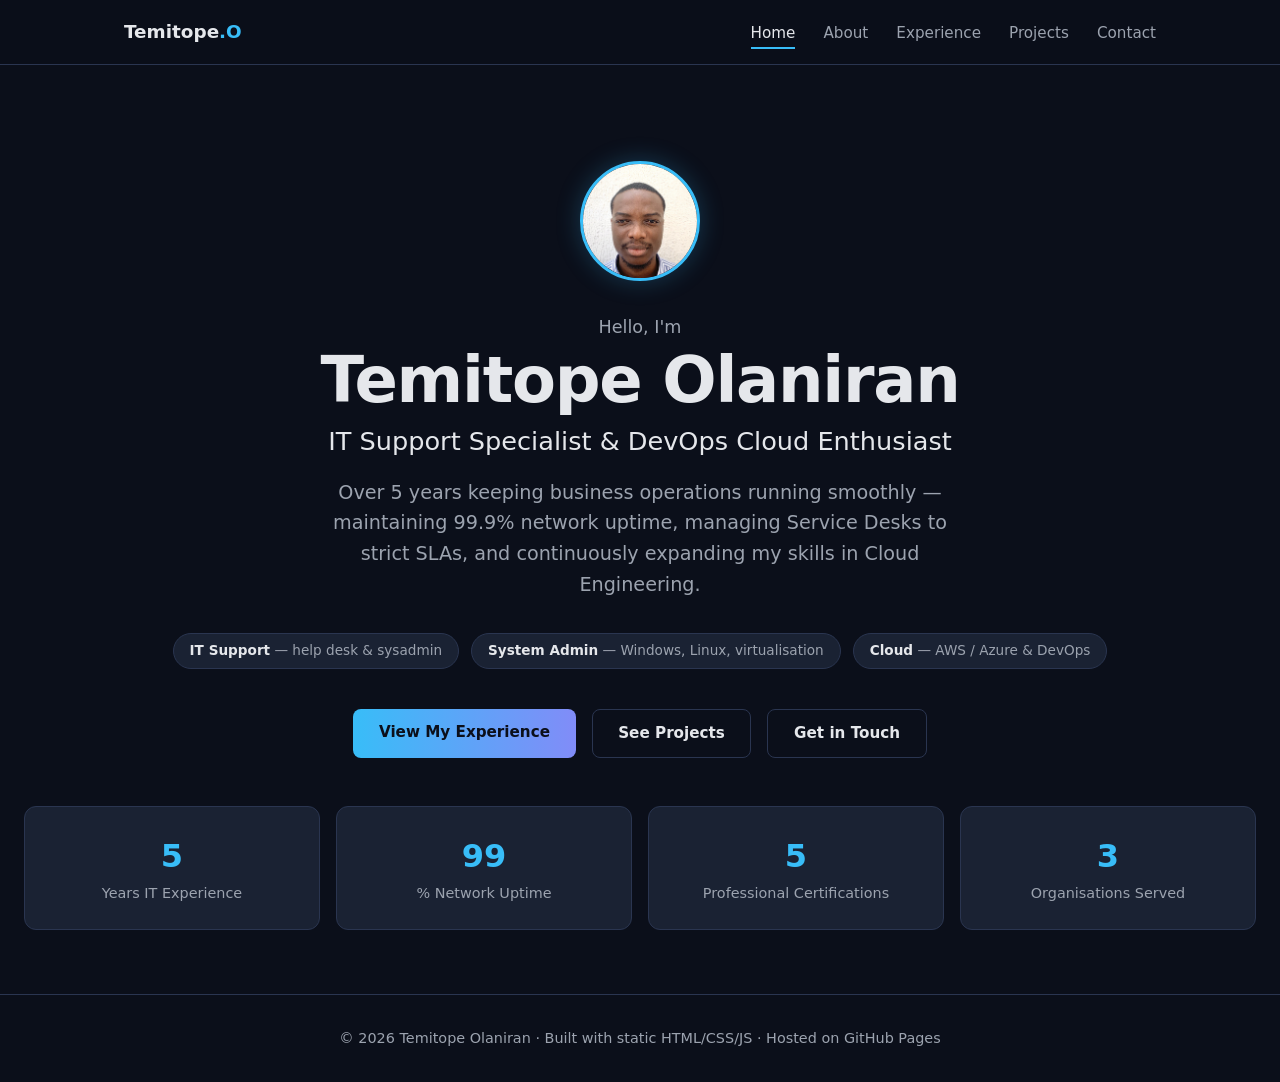
<file: index.html>
<!DOCTYPE html>
<html lang="en">
<head>
  <meta charset="UTF-8" />
  <meta name="viewport" content="width=device-width, initial-scale=1.0" />
  <title>Temitope Olaniran | IT Support & DevOps Enthusiast</title>
  <meta name="description" content="Portfolio of Temitope Olaniran — IT Support Specialist / System Administrator and DevOps Cloud Engineering enthusiast." />
  <link rel="stylesheet" href="css/style.css?v=3" />
</head>
<body>
  <header class="navbar">
    <nav class="nav-inner" aria-label="Main navigation">
      <a href="index.html" class="logo">Temitope<span>.O</span></a>
      <button class="menu-toggle" aria-label="Toggle menu">&#9776;</button>
      <ul class="nav-links">
        <li><a href="index.html" class="active">Home</a></li>
        <li><a href="about.html">About</a></li>
        <li><a href="experience.html">Experience</a></li>
        <li><a href="projects.html">Projects</a></li>
        <li><a href="contact.html">Contact</a></li>
      </ul>
    </nav>
  </header>

  <main>
    <section class="hero">
      <img src="images/portrait.jpg" alt="Temitope Olaniran" class="portrait" />
      <p class="hero-greeting">Hello, I'm</p>
      <h1 class="hero-name">Temitope Olaniran</h1>
      <p class="hero-role">IT Support Specialist &amp; <span class="gradient">DevOps Cloud Enthusiast</span></p>
      <p class="tagline">
        Over 5 years keeping business operations running smoothly — maintaining 99.9% network uptime,
        managing Service Desks to strict SLAs, and continuously expanding my skills in Cloud Engineering.
      </p>
      <div class="badges">
        <span class="badge"><b>IT Support</b> &mdash; help desk &amp; sysadmin</span>
        <span class="badge"><b>System Admin</b> &mdash; Windows, Linux, virtualisation</span>
        <span class="badge"><b>Cloud</b> &mdash; AWS / Azure &amp; DevOps</span>
      </div>
      <div class="cta-row">
        <a href="experience.html" class="btn btn-primary">View My Experience</a>
        <a href="projects.html" class="btn btn-outline">See Projects</a>
        <a href="contact.html" class="btn btn-outline">Get in Touch</a>
      </div>

      <div class="stats-grid">
        <div class="stat-card">
          <div class="value" data-target="5">0</div>
          <div class="label">Years IT Experience</div>
        </div>
        <div class="stat-card">
          <div class="value" data-target="99">0</div>
          <div class="label">% Network Uptime</div>
        </div>
        <div class="stat-card">
          <div class="value" data-target="5">0</div>
          <div class="label">Professional Certifications</div>
        </div>
        <div class="stat-card">
          <div class="value" data-target="3">0</div>
          <div class="label">Organisations Served</div>
        </div>
      </div>
    </section>
  </main>

  <footer>
    <p>&copy; <span id="year"></span> Temitope Olaniran &middot; Built with static HTML/CSS/JS &middot; Hosted on GitHub Pages</p>
  </footer>

  <script src="js/main.js"></script>
  <script src="js/counters.js"></script>
</body>
</html>
</file>
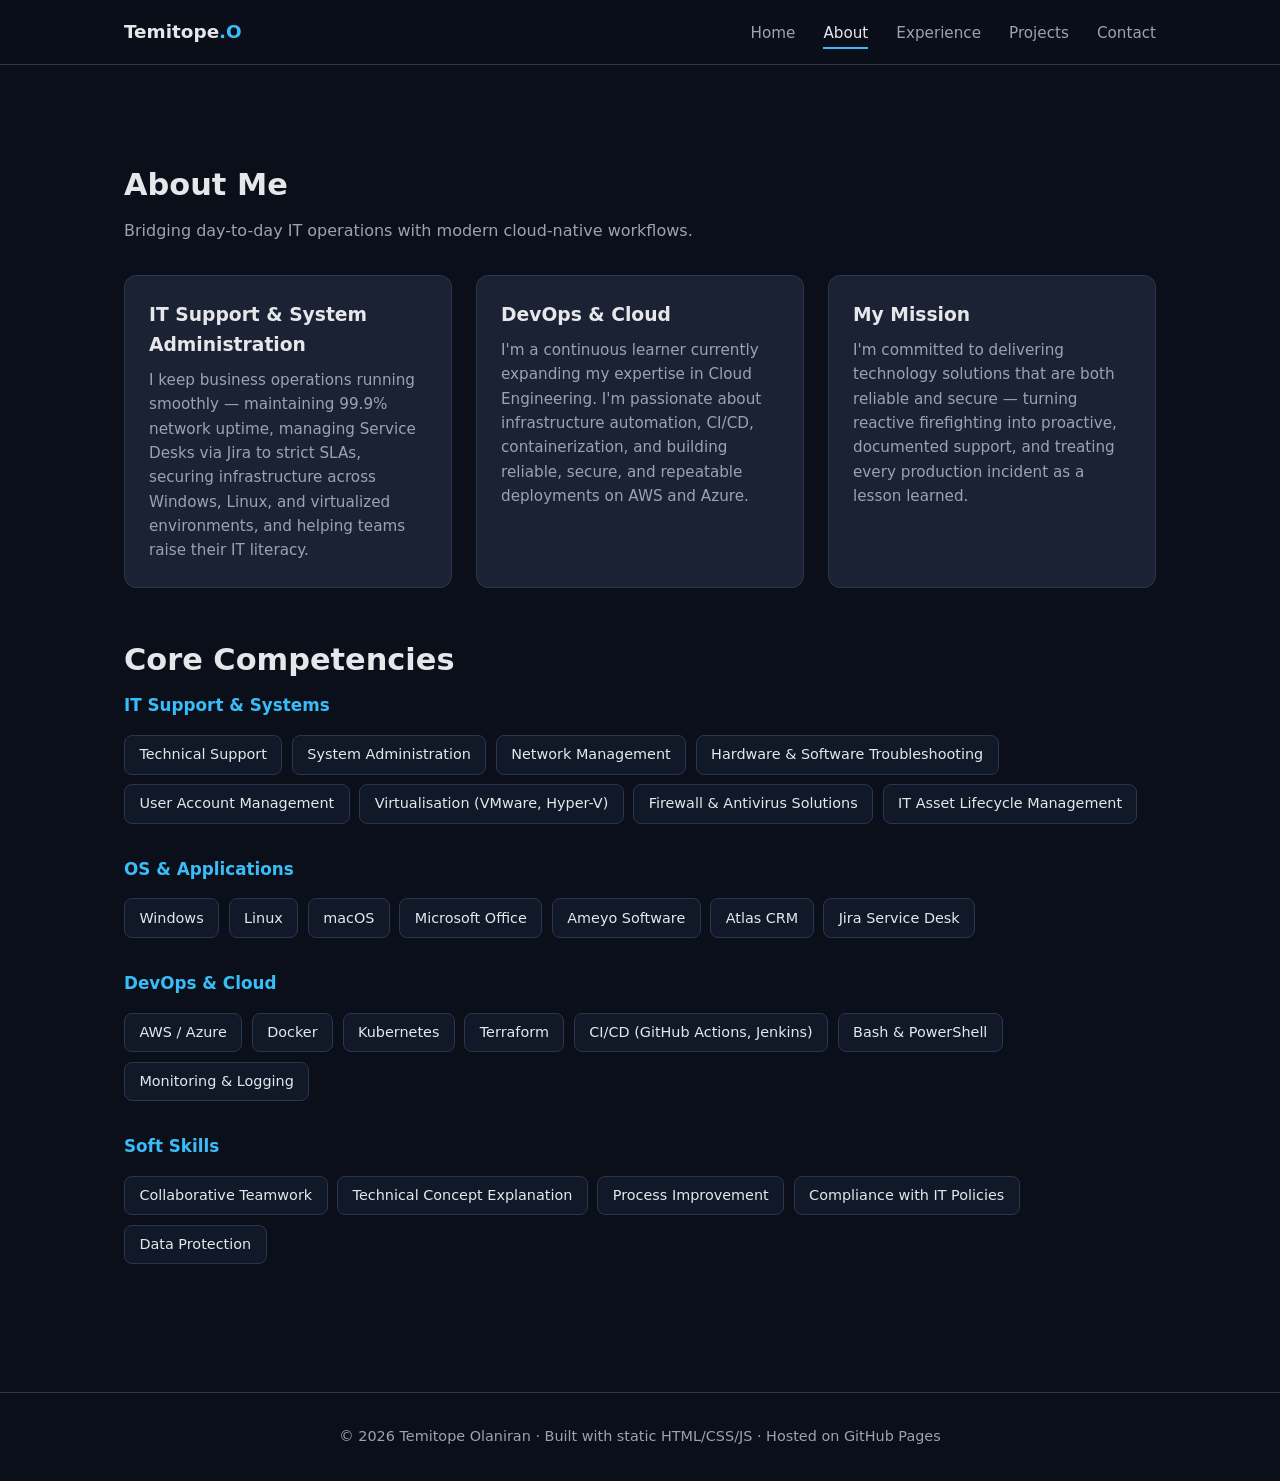
<file: about.html>
<!DOCTYPE html>
<html lang="en">
<head>
  <meta charset="UTF-8" />
  <meta name="viewport" content="width=device-width, initial-scale=1.0" />
  <title>About Me | Temitope Olaniran</title>
  <meta name="description" content="About Temitope Olaniran — IT Support professional and DevOps Cloud Engineering enthusiast." />
  <link rel="stylesheet" href="css/style.css?v=3" />
</head>
<body>
  <header class="navbar">
    <nav class="nav-inner" aria-label="Main navigation">
      <a href="index.html" class="logo">Temitope<span>.O</span></a>
      <button class="menu-toggle" aria-label="Toggle menu">&#9776;</button>
      <ul class="nav-links">
        <li><a href="index.html">Home</a></li>
        <li><a href="about.html" class="active">About</a></li>
        <li><a href="experience.html">Experience</a></li>
        <li><a href="projects.html">Projects</a></li>
        <li><a href="contact.html">Contact</a></li>
      </ul>
    </nav>
  </header>

  <main>
    <section class="section">
      <div class="container">
        <h1 class="section-title">About Me</h1>
        <p class="section-subtitle">Bridging day-to-day IT operations with modern cloud-native workflows.</p>

        <div class="grid">
          <div class="card">
            <h3>IT Support &amp; System Administration</h3>
            <p>
              I keep business operations running smoothly — maintaining 99.9% network uptime,
              managing Service Desks via Jira to strict SLAs, securing infrastructure across Windows,
              Linux, and virtualized environments, and helping teams raise their IT literacy.
            </p>
          </div>
          <div class="card">
            <h3>DevOps &amp; Cloud</h3>
            <p>
              I'm a continuous learner currently expanding my expertise in Cloud Engineering. I'm
              passionate about infrastructure automation, CI/CD, containerization, and building
              reliable, secure, and repeatable deployments on AWS and Azure.
            </p>
          </div>
          <div class="card">
            <h3>My Mission</h3>
            <p>
              I'm committed to delivering technology solutions that are both reliable and secure —
              turning reactive firefighting into proactive, documented support, and treating every
              production incident as a lesson learned.
            </p>
          </div>
        </div>

        <h2 class="section-title" style="margin-top: 3rem;">Core Competencies</h2>

        <div class="skill-category">
          <h3>IT Support &amp; Systems</h3>
          <div class="chips">
            <span class="chip">Technical Support</span>
            <span class="chip">System Administration</span>
            <span class="chip">Network Management</span>
            <span class="chip">Hardware &amp; Software Troubleshooting</span>
            <span class="chip">User Account Management</span>
            <span class="chip">Virtualisation (VMware, Hyper-V)</span>
            <span class="chip">Firewall &amp; Antivirus Solutions</span>
            <span class="chip">IT Asset Lifecycle Management</span>
          </div>
        </div>

        <div class="skill-category">
          <h3>OS &amp; Applications</h3>
          <div class="chips">
            <span class="chip">Windows</span>
            <span class="chip">Linux</span>
            <span class="chip">macOS</span>
            <span class="chip">Microsoft Office</span>
            <span class="chip">Ameyo Software</span>
            <span class="chip">Atlas CRM</span>
            <span class="chip">Jira Service Desk</span>
          </div>
        </div>

        <div class="skill-category">
          <h3>DevOps &amp; Cloud</h3>
          <div class="chips">
            <span class="chip">AWS / Azure</span>
            <span class="chip">Docker</span>
            <span class="chip">Kubernetes</span>
            <span class="chip">Terraform</span>
            <span class="chip">CI/CD (GitHub Actions, Jenkins)</span>
            <span class="chip">Bash &amp; PowerShell</span>
            <span class="chip">Monitoring &amp; Logging</span>
          </div>
        </div>

        <div class="skill-category">
          <h3>Soft Skills</h3>
          <div class="chips">
            <span class="chip">Collaborative Teamwork</span>
            <span class="chip">Technical Concept Explanation</span>
            <span class="chip">Process Improvement</span>
            <span class="chip">Compliance with IT Policies</span>
            <span class="chip">Data Protection</span>
          </div>
        </div>
      </div>
    </section>
  </main>

  <footer>
    <p>&copy; <span id="year"></span> Temitope Olaniran &middot; Built with static HTML/CSS/JS &middot; Hosted on GitHub Pages</p>
  </footer>

  <script src="js/main.js"></script>
</body>
</html>
</file>
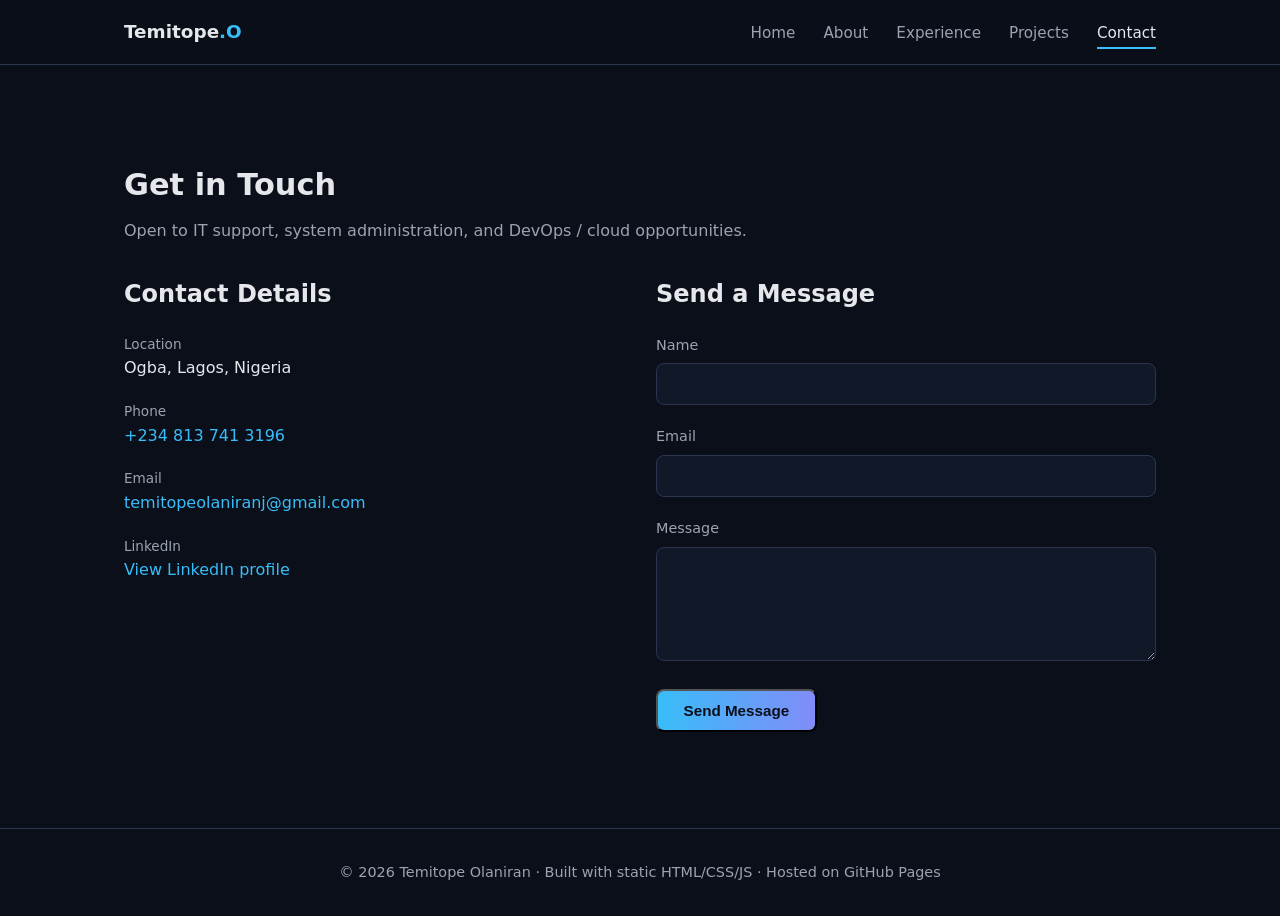
<file: contact.html>
<!DOCTYPE html>
<html lang="en">
<head>
  <meta charset="UTF-8" />
  <meta name="viewport" content="width=device-width, initial-scale=1.0" />
  <title>Contact | Temitope Olaniran</title>
  <meta name="description" content="Get in touch with Temitope Olaniran — IT Support Specialist and DevOps Cloud Engineering enthusiast." />
  <link rel="stylesheet" href="css/style.css?v=3" />
</head>
<body>
  <header class="navbar">
    <nav class="nav-inner" aria-label="Main navigation">
      <a href="index.html" class="logo">Temitope<span>.O</span></a>
      <button class="menu-toggle" aria-label="Toggle menu">&#9776;</button>
      <ul class="nav-links">
        <li><a href="index.html">Home</a></li>
        <li><a href="about.html">About</a></li>
        <li><a href="experience.html">Experience</a></li>
        <li><a href="projects.html">Projects</a></li>
        <li><a href="contact.html" class="active">Contact</a></li>
      </ul>
    </nav>
  </header>

  <main>
    <section class="section">
      <div class="container">
        <h1 class="section-title">Get in Touch</h1>
        <p class="section-subtitle">Open to IT support, system administration, and DevOps / cloud opportunities.</p>

        <div class="contact-grid">
          <div>
            <h2 style="margin-bottom: 1.25rem;">Contact Details</h2>
            <ul class="contact-list">
              <li>
                <span>
                  <div class="label">Location</div>
                  Ogba, Lagos, Nigeria
                </span>
              </li>
              <li>
                <span>
                  <div class="label">Phone</div>
                  <a href="tel:+2348137413196">+234 813 741 3196</a>
                </span>
              </li>
              <li>
                <span>
                  <div class="label">Email</div>
                  <a href="mailto:temitopeolaniranj@gmail.com">temitopeolaniranj@gmail.com</a>
                </span>
              </li>
              <li>
                <span>
                  <div class="label">LinkedIn</div>
                  <a href="https://www.linkedin.com/in/temitope-olaniran/" target="_blank" rel="noopener">View LinkedIn profile</a>
                </span>
              </li>
            </ul>
          </div>

          <div>
            <h2 style="margin-bottom: 1.25rem;">Send a Message</h2>
            <form id="contact-form">
              <div class="field">
                <label for="name">Name</label>
                <input type="text" id="name" name="name" required />
              </div>
              <div class="field">
                <label for="email">Email</label>
                <input type="email" id="email" name="email" required />
              </div>
              <div class="field">
                <label for="message">Message</label>
                <textarea id="message" name="message" rows="5" required></textarea>
              </div>
              <button type="submit" class="btn btn-primary">Send Message</button>
              <p class="form-note" id="form-note" hidden>Thank you! Your message has been prepared in your email app.</p>
            </form>
          </div>
        </div>
      </div>
    </section>
  </main>

  <footer>
    <p>&copy; <span id="year"></span> Temitope Olaniran &middot; Built with static HTML/CSS/JS &middot; Hosted on GitHub Pages</p>
  </footer>

  <script src="js/main.js"></script>
  <script src="js/contact.js"></script>
</body>
</html>
</file>
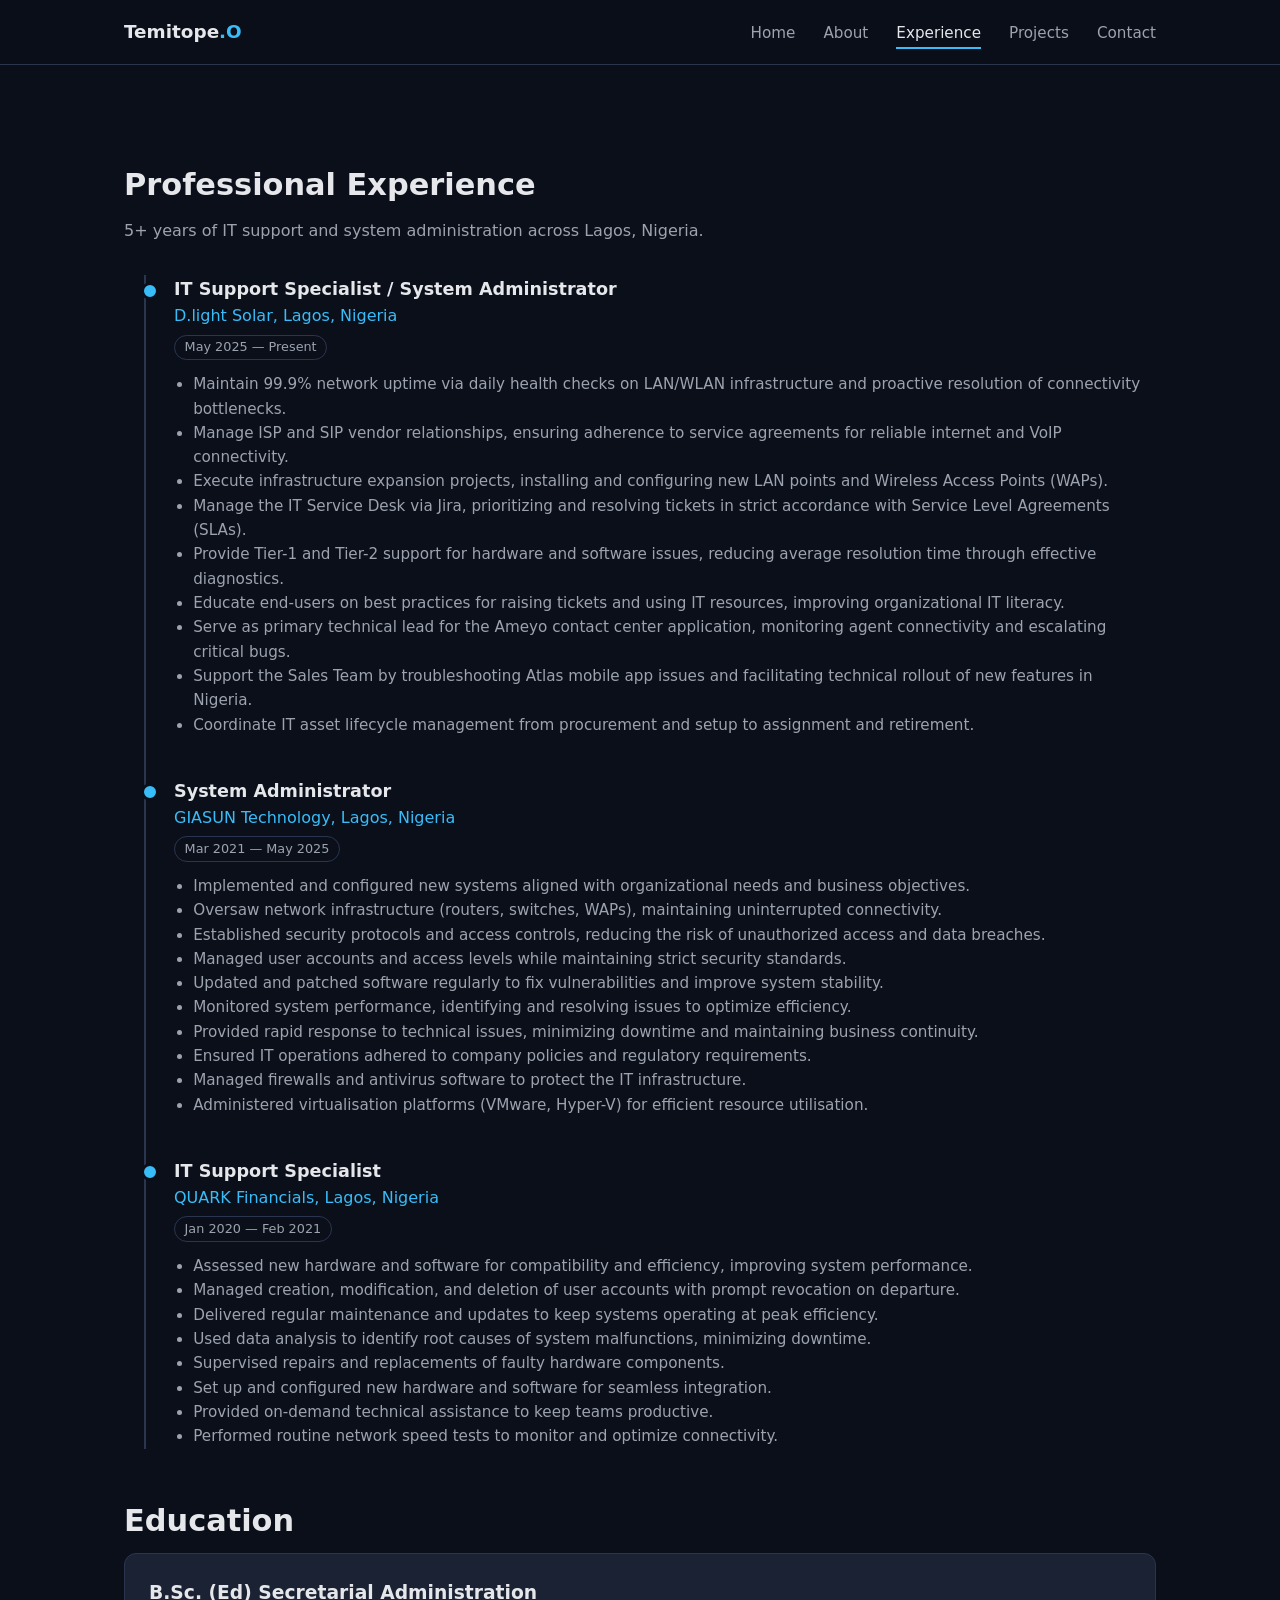
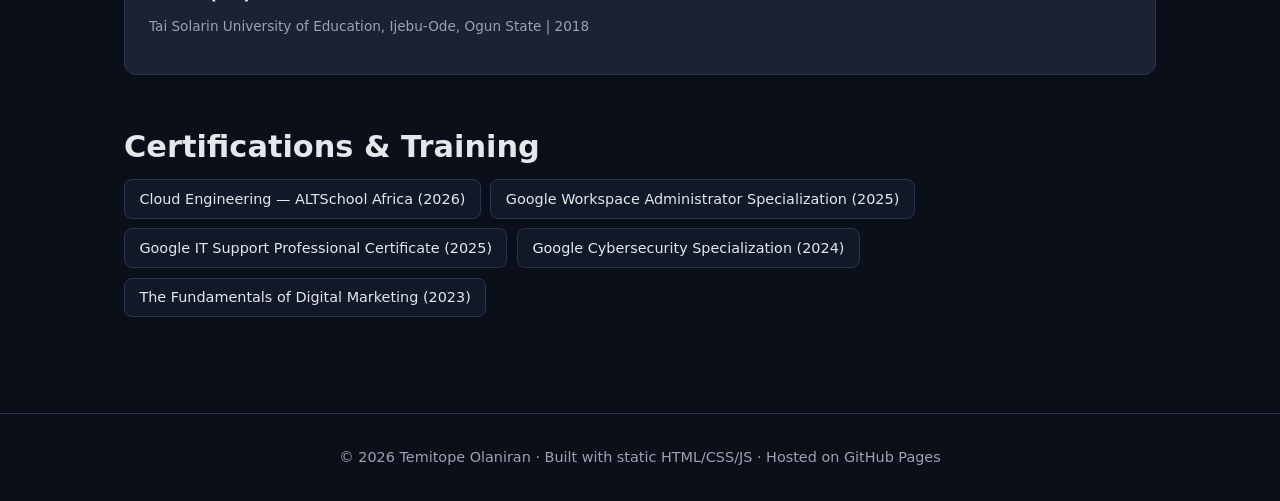
<file: experience.html>
<!DOCTYPE html>
<html lang="en">
<head>
  <meta charset="UTF-8" />
  <meta name="viewport" content="width=device-width, initial-scale=1.0" />
  <title>Experience &amp; Education | Temitope Olaniran</title>
  <meta name="description" content="Professional experience, education, and certifications of Temitope Olaniran." />
  <link rel="stylesheet" href="css/style.css?v=3" />
</head>
<body>
  <header class="navbar">
    <nav class="nav-inner" aria-label="Main navigation">
      <a href="index.html" class="logo">Temitope<span>.O</span></a>
      <button class="menu-toggle" aria-label="Toggle menu">&#9776;</button>
      <ul class="nav-links">
        <li><a href="index.html">Home</a></li>
        <li><a href="about.html">About</a></li>
        <li><a href="experience.html" class="active">Experience</a></li>
        <li><a href="projects.html">Projects</a></li>
        <li><a href="contact.html">Contact</a></li>
      </ul>
    </nav>
  </header>

  <main>
    <section class="section">
      <div class="container">
        <h1 class="section-title">Professional Experience</h1>
        <p class="section-subtitle">5+ years of IT support and system administration across Lagos, Nigeria.</p>

        <div class="timeline">
          <div class="timeline-item">
            <div class="role">IT Support Specialist / System Administrator</div>
            <div class="company">D.light Solar, Lagos, Nigeria</div>
            <div><span class="period">May 2025 &mdash; Present</span></div>
            <ul>
              <li>Maintain 99.9% network uptime via daily health checks on LAN/WLAN infrastructure and proactive resolution of connectivity bottlenecks.</li>
              <li>Manage ISP and SIP vendor relationships, ensuring adherence to service agreements for reliable internet and VoIP connectivity.</li>
              <li>Execute infrastructure expansion projects, installing and configuring new LAN points and Wireless Access Points (WAPs).</li>
              <li>Manage the IT Service Desk via Jira, prioritizing and resolving tickets in strict accordance with Service Level Agreements (SLAs).</li>
              <li>Provide Tier-1 and Tier-2 support for hardware and software issues, reducing average resolution time through effective diagnostics.</li>
              <li>Educate end-users on best practices for raising tickets and using IT resources, improving organizational IT literacy.</li>
              <li>Serve as primary technical lead for the Ameyo contact center application, monitoring agent connectivity and escalating critical bugs.</li>
              <li>Support the Sales Team by troubleshooting Atlas mobile app issues and facilitating technical rollout of new features in Nigeria.</li>
              <li>Coordinate IT asset lifecycle management from procurement and setup to assignment and retirement.</li>
            </ul>
          </div>

          <div class="timeline-item">
            <div class="role">System Administrator</div>
            <div class="company">GIASUN Technology, Lagos, Nigeria</div>
            <div><span class="period">Mar 2021 &mdash; May 2025</span></div>
            <ul>
              <li>Implemented and configured new systems aligned with organizational needs and business objectives.</li>
              <li>Oversaw network infrastructure (routers, switches, WAPs), maintaining uninterrupted connectivity.</li>
              <li>Established security protocols and access controls, reducing the risk of unauthorized access and data breaches.</li>
              <li>Managed user accounts and access levels while maintaining strict security standards.</li>
              <li>Updated and patched software regularly to fix vulnerabilities and improve system stability.</li>
              <li>Monitored system performance, identifying and resolving issues to optimize efficiency.</li>
              <li>Provided rapid response to technical issues, minimizing downtime and maintaining business continuity.</li>
              <li>Ensured IT operations adhered to company policies and regulatory requirements.</li>
              <li>Managed firewalls and antivirus software to protect the IT infrastructure.</li>
              <li>Administered virtualisation platforms (VMware, Hyper-V) for efficient resource utilisation.</li>
            </ul>
          </div>

          <div class="timeline-item">
            <div class="role">IT Support Specialist</div>
            <div class="company">QUARK Financials, Lagos, Nigeria</div>
            <div><span class="period">Jan 2020 &mdash; Feb 2021</span></div>
            <ul>
              <li>Assessed new hardware and software for compatibility and efficiency, improving system performance.</li>
              <li>Managed creation, modification, and deletion of user accounts with prompt revocation on departure.</li>
              <li>Delivered regular maintenance and updates to keep systems operating at peak efficiency.</li>
              <li>Used data analysis to identify root causes of system malfunctions, minimizing downtime.</li>
              <li>Supervised repairs and replacements of faulty hardware components.</li>
              <li>Set up and configured new hardware and software for seamless integration.</li>
              <li>Provided on-demand technical assistance to keep teams productive.</li>
              <li>Performed routine network speed tests to monitor and optimize connectivity.</li>
            </ul>
          </div>
        </div>

        <h2 class="section-title" style="margin-top: 3rem;">Education</h2>
        <div class="grid">
          <div class="card">
            <h3>B.Sc. (Ed) Secretarial Administration</h3>
            <div class="meta">Tai Solarin University of Education, Ijebu-Ode, Ogun State | 2018</div>
          </div>
        </div>

        <h2 class="section-title" style="margin-top: 3rem;">Certifications &amp; Training</h2>
        <div class="chips">
          <span class="chip">Cloud Engineering &mdash; ALTSchool Africa (2026)</span>
          <span class="chip">Google Workspace Administrator Specialization (2025)</span>
          <span class="chip">Google IT Support Professional Certificate (2025)</span>
          <span class="chip">Google Cybersecurity Specialization (2024)</span>
          <span class="chip">The Fundamentals of Digital Marketing (2023)</span>
        </div>
      </div>
    </section>
  </main>

  <footer>
    <p>&copy; <span id="year"></span> Temitope Olaniran &middot; Built with static HTML/CSS/JS &middot; Hosted on GitHub Pages</p>
  </footer>

  <script src="js/main.js"></script>
</body>
</html>
</file>
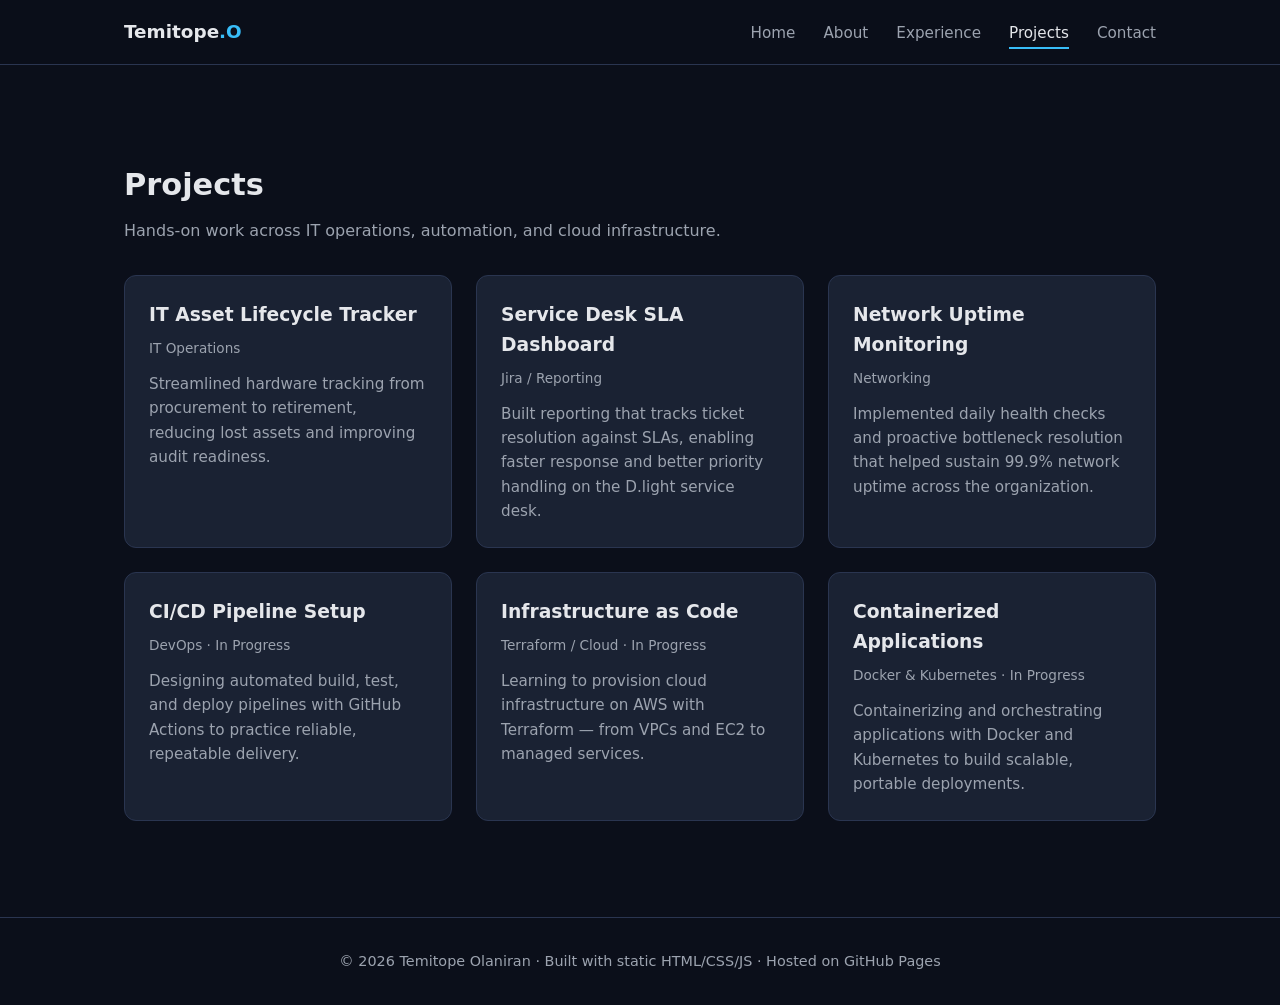
<file: projects.html>
<!DOCTYPE html>
<html lang="en">
<head>
  <meta charset="UTF-8" />
  <meta name="viewport" content="width=device-width, initial-scale=1.0" />
  <title>Projects | Temitope Olaniran</title>
  <meta name="description" content="Projects and hands-on work of Temitope Olaniran across IT support, automation, and cloud." />
  <link rel="stylesheet" href="css/style.css?v=3" />
</head>
<body>
  <header class="navbar">
    <nav class="nav-inner" aria-label="Main navigation">
      <a href="index.html" class="logo">Temitope<span>.O</span></a>
      <button class="menu-toggle" aria-label="Toggle menu">&#9776;</button>
      <ul class="nav-links">
        <li><a href="index.html">Home</a></li>
        <li><a href="about.html">About</a></li>
        <li><a href="experience.html">Experience</a></li>
        <li><a href="projects.html" class="active">Projects</a></li>
        <li><a href="contact.html">Contact</a></li>
      </ul>
    </nav>
  </header>

  <main>
    <section class="section">
      <div class="container">
        <h1 class="section-title">Projects</h1>
        <p class="section-subtitle">Hands-on work across IT operations, automation, and cloud infrastructure.</p>

        <div class="grid">
          <div class="card">
            <h3>IT Asset Lifecycle Tracker</h3>
            <div class="meta">IT Operations</div>
            <p>
              Streamlined hardware tracking from procurement to retirement, reducing lost assets and
              improving audit readiness.
            </p>
          </div>

          <div class="card">
            <h3>Service Desk SLA Dashboard</h3>
            <div class="meta">Jira / Reporting</div>
            <p>
              Built reporting that tracks ticket resolution against SLAs, enabling faster response
              and better priority handling on the D.light service desk.
            </p>
          </div>

          <div class="card">
            <h3>Network Uptime Monitoring</h3>
            <div class="meta">Networking</div>
            <p>
              Implemented daily health checks and proactive bottleneck resolution that helped sustain
              99.9% network uptime across the organization.
            </p>
          </div>

          <div class="card">
            <h3>CI/CD Pipeline Setup</h3>
            <div class="meta">DevOps &middot; In Progress</div>
            <p>
              Designing automated build, test, and deploy pipelines with GitHub Actions to practice
              reliable, repeatable delivery.
            </p>
          </div>

          <div class="card">
            <h3>Infrastructure as Code</h3>
            <div class="meta">Terraform / Cloud &middot; In Progress</div>
            <p>
              Learning to provision cloud infrastructure on AWS with Terraform — from VPCs and EC2 to
              managed services.
            </p>
          </div>

          <div class="card">
            <h3>Containerized Applications</h3>
            <div class="meta">Docker &amp; Kubernetes &middot; In Progress</div>
            <p>
              Containerizing and orchestrating applications with Docker and Kubernetes to build
              scalable, portable deployments.
            </p>
          </div>
        </div>
      </div>
    </section>
  </main>

  <footer>
    <p>&copy; <span id="year"></span> Temitope Olaniran &middot; Built with static HTML/CSS/JS &middot; Hosted on GitHub Pages</p>
  </footer>

  <script src="js/main.js"></script>
</body>
</html>
</file>
<file: css/style.css>
:root {
  --bg: #0b0f1a;
  --bg-soft: #111827;
  --surface: #1a2233;
  --border: #2a3550;
  --text: #e5e7eb;
  --text-muted: #9ca3af;
  --accent: #38bdf8;
  --accent-2: #818cf8;
  --success: #34d399;
  --warning: #fbbf24;
  --danger: #f87171;
  --radius: 12px;
  --max-width: 1080px;
}

* {
  margin: 0;
  padding: 0;
  box-sizing: border-box;
}

html {
  scroll-behavior: smooth;
}

body {
  font-family: "Segoe UI", system-ui, -apple-system, sans-serif;
  background: var(--bg);
  color: var(--text);
  line-height: 1.6;
  min-height: 100vh;
  display: flex;
  flex-direction: column;
}

a {
  color: var(--accent);
  text-decoration: none;
}

a:hover {
  text-decoration: underline;
}

/* ---------- Navbar ---------- */
.navbar {
  position: sticky;
  top: 0;
  z-index: 100;
  background: rgba(11, 15, 26, 0.85);
  backdrop-filter: blur(10px);
  border-bottom: 1px solid var(--border);
}

.nav-inner {
  max-width: var(--max-width);
  margin: 0 auto;
  padding: 0 1.5rem;
  display: flex;
  align-items: center;
  justify-content: space-between;
  height: 64px;
}

.logo {
  font-weight: 700;
  font-size: 1.15rem;
  color: var(--text);
}

.logo span {
  color: var(--accent);
}

.nav-links {
  display: flex;
  gap: 1.75rem;
  list-style: none;
}

.nav-links a {
  color: var(--text-muted);
  font-weight: 500;
  font-size: 0.95rem;
  padding: 0.35rem 0;
  border-bottom: 2px solid transparent;
}

.nav-links a:hover,
.nav-links a.active {
  color: var(--text);
  text-decoration: none;
  border-bottom-color: var(--accent);
}

.menu-toggle {
  display: none;
  background: none;
  border: 1px solid var(--border);
  color: var(--text);
  border-radius: 8px;
  width: 42px;
  height: 42px;
  font-size: 1.25rem;
  cursor: pointer;
}

/* ---------- Layout ---------- */
main {
  flex: 1;
  width: 100%;
}

.container {
  max-width: var(--max-width);
  margin: 0 auto;
  padding: 3rem 1.5rem;
}

.section {
  padding: 3rem 0;
}

.section-title {
  font-size: 1.9rem;
  margin-bottom: 0.5rem;
}

.section-subtitle {
  color: var(--text-muted);
  margin-bottom: 2rem;
}

/* ---------- Hero ---------- */
.hero {
  padding: 6rem 1.5rem 4rem;
  text-align: center;
}

.portrait {
  width: 120px;
  height: 120px;
  aspect-ratio: 1 / 1;
  border-radius: 50%;
  object-fit: cover;
  overflow: hidden;
  border: 3px solid var(--accent);
  box-shadow: 0 0 24px rgba(56, 189, 248, 0.25);
  margin-bottom: 1.5rem;
}

@media (max-width: 480px) {
  .portrait {
    width: 100px;
    height: 100px;
  }
}

.hero-greeting {
  font-size: 1.1rem;
  color: var(--text-muted);
  margin-bottom: 0.25rem;
}

.hero-name {
  font-size: clamp(2.4rem, 7vw, 4rem);
  line-height: 1.1;
  font-weight: 800;
  letter-spacing: -0.02em;
  margin-bottom: 0.35rem;
}

.hero-role {
  font-size: clamp(1.2rem, 3vw, 1.6rem);
  margin-bottom: 1rem;
}

.hero h1 .gradient {
  background: linear-gradient(90deg, var(--accent), var(--accent-2));
  -webkit-background-clip: text;
  background-clip: text;
  color: transparent;
}

.hero .tagline {
  font-size: 1.2rem;
  color: var(--text-muted);
  max-width: 640px;
  margin: 0 auto 2rem;
}

.badges {
  display: flex;
  flex-wrap: wrap;
  justify-content: center;
  gap: 0.75rem;
  margin-bottom: 2.5rem;
}

.badge {
  background: var(--surface);
  border: 1px solid var(--border);
  padding: 0.4rem 1rem;
  border-radius: 999px;
  font-size: 0.85rem;
  color: var(--text-muted);
}

.badge b {
  color: var(--text);
}

.cta-row {
  display: flex;
  flex-wrap: wrap;
  justify-content: center;
  gap: 1rem;
}

.btn {
  display: inline-block;
  padding: 0.7rem 1.6rem;
  border-radius: 8px;
  font-weight: 600;
  font-size: 0.95rem;
  transition: transform 0.15s ease, box-shadow 0.15s ease;
}

.btn:hover {
  text-decoration: none;
  transform: translateY(-2px);
}

.btn-primary {
  background: linear-gradient(90deg, var(--accent), var(--accent-2));
  color: #0b0f1a;
}

.btn-outline {
  border: 1px solid var(--border);
  color: var(--text);
}

.btn-outline:hover {
  border-color: var(--accent);
}

/* ---------- Stats ---------- */
.stats-grid {
  display: grid;
  grid-template-columns: repeat(auto-fit, minmax(160px, 1fr));
  gap: 1rem;
  margin-top: 3rem;
}

.stat-card {
  background: var(--surface);
  border: 1px solid var(--border);
  border-radius: var(--radius);
  padding: 1.5rem 1rem;
  text-align: center;
}

.stat-card .value {
  font-size: 2rem;
  font-weight: 700;
  color: var(--accent);
}

.stat-card .label {
  color: var(--text-muted);
  font-size: 0.9rem;
}

/* ---------- Cards / Grids ---------- */
.grid {
  display: grid;
  grid-template-columns: repeat(auto-fit, minmax(300px, 1fr));
  gap: 1.5rem;
}

.card {
  background: var(--surface);
  border: 1px solid var(--border);
  border-radius: var(--radius);
  padding: 1.5rem;
  transition: border-color 0.2s ease, transform 0.2s ease;
}

.card:hover {
  border-color: var(--accent);
  transform: translateY(-3px);
}

.card h3 {
  margin-bottom: 0.5rem;
}

.card .meta {
  color: var(--text-muted);
  font-size: 0.85rem;
  margin-bottom: 0.75rem;
}

.card p {
  color: var(--text-muted);
  font-size: 0.95rem;
}

.card ul {
  margin: 0.75rem 0 0 1.2rem;
  color: var(--text-muted);
  font-size: 0.9rem;
}

/* ---------- Timeline ---------- */
.timeline {
  position: relative;
  margin-left: 1.25rem;
  border-left: 2px solid var(--border);
  padding-left: 1.75rem;
}

.timeline-item {
  position: relative;
  margin-bottom: 2.5rem;
}

.timeline-item::before {
  content: "";
  position: absolute;
  left: -2.05rem;
  top: 0.4rem;
  width: 12px;
  height: 12px;
  border-radius: 50%;
  background: var(--accent);
  border: 3px solid var(--bg);
}

.timeline-item .role {
  font-size: 1.1rem;
  font-weight: 600;
}

.timeline-item .company {
  color: var(--accent);
}

.timeline-item .period {
  display: inline-block;
  font-size: 0.8rem;
  color: var(--text-muted);
  border: 1px solid var(--border);
  padding: 0.1rem 0.6rem;
  border-radius: 999px;
  margin: 0.35rem 0 0.75rem;
}

.timeline-item ul {
  margin-left: 1.2rem;
  color: var(--text-muted);
  font-size: 0.95rem;
}

/* ---------- Skills ---------- */
.skill-category {
  margin-bottom: 2rem;
}

.skill-category h3 {
  margin-bottom: 1rem;
  font-size: 1.05rem;
  color: var(--accent);
}

.chips {
  display: flex;
  flex-wrap: wrap;
  gap: 0.6rem;
}

.chip {
  background: var(--bg-soft);
  border: 1px solid var(--border);
  border-radius: 8px;
  padding: 0.45rem 0.9rem;
  font-size: 0.9rem;
}

/* ---------- Contact ---------- */
.contact-grid {
  display: grid;
  grid-template-columns: 1fr 1fr;
  gap: 2rem;
}

@media (max-width: 768px) {
  .contact-grid {
    grid-template-columns: 1fr;
  }
}

.contact-list {
  list-style: none;
}

.contact-list li {
  display: flex;
  align-items: center;
  gap: 0.75rem;
  margin-bottom: 1.25rem;
}

.contact-list .label {
  color: var(--text-muted);
  font-size: 0.85rem;
}

.field {
  margin-bottom: 1.25rem;
}

.field label {
  display: block;
  font-size: 0.9rem;
  color: var(--text-muted);
  margin-bottom: 0.4rem;
}

.field input,
.field textarea {
  width: 100%;
  background: var(--bg-soft);
  border: 1px solid var(--border);
  border-radius: 8px;
  color: var(--text);
  padding: 0.7rem 0.9rem;
  font-family: inherit;
  font-size: 0.95rem;
}

.field input:focus,
.field textarea:focus {
  outline: none;
  border-color: var(--accent);
}

.form-note {
  margin-top: 0.75rem;
  font-size: 0.9rem;
  color: var(--success);
}

/* ---------- Footer ---------- */
footer {
  border-top: 1px solid var(--border);
  padding: 2rem 1.5rem;
  text-align: center;
  color: var(--text-muted);
  font-size: 0.9rem;
}

footer a {
  color: var(--text-muted);
}

footer a:hover {
  color: var(--accent);
}

/* ---------- Mobile nav ---------- */
@media (max-width: 720px) {
  .menu-toggle {
    display: block;
  }

  .nav-links {
    display: none;
    position: absolute;
    top: 64px;
    left: 0;
    right: 0;
    flex-direction: column;
    background: var(--bg-soft);
    border-bottom: 1px solid var(--border);
    padding: 1rem 1.5rem;
    gap: 0.25rem;
  }

  .nav-links.open {
    display: flex;
  }

  .nav-links a {
    display: block;
    padding: 0.75rem 0;
    border-bottom: 1px solid var(--border);
  }

  .nav-links a.active {
    border-bottom-color: var(--accent);
  }
}
</file>
